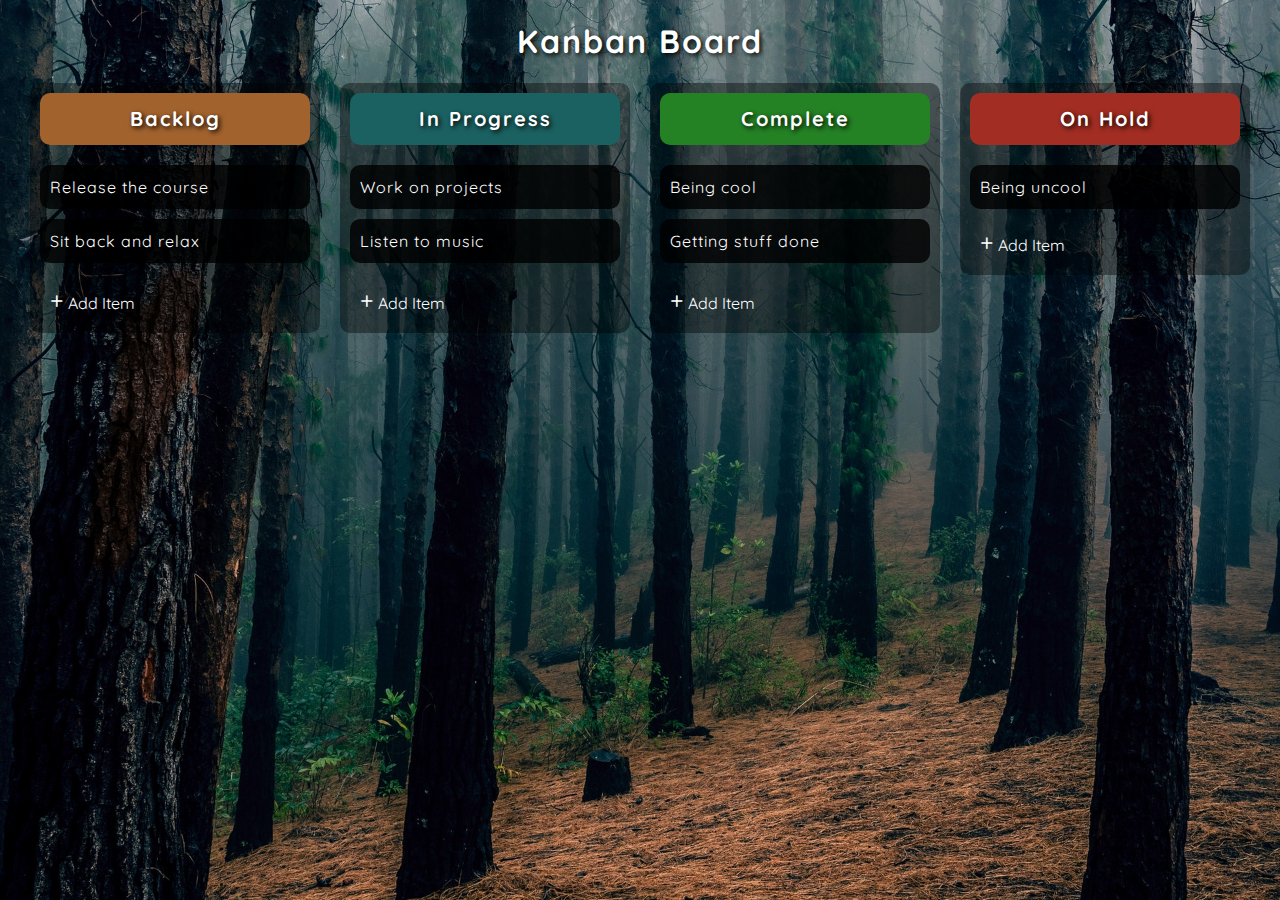
<file: drag_and_drop/index.html>
<!DOCTYPE html>
<html lang="en">
<head>
    <meta charset="UTF-8">
    <meta name="viewport" content="width=device-width, initial-scale=1.0">
    <title>Drag and Drop</title>
    <link rel="icon" type="image/png" href="favicon.png">
    <link rel="stylesheet" href="style.css">
</head>
<body>
    <h1 class="main-title">Kanban Board</h1>
    <div class="drag-container">
        <ul class="drag-list">
            <!-- Backlog Column -->
            <li class="drag-column backlog-column">
                <span class="header">
                    <h1>Backlog</h1>
                </span>
                <!-- Backlog Content -->
                <div id="backlog-content" class="custom-scroll">
                    <ul class="drag-item-list" id="backlog-list" ondrop="drop(event)" ondragover="allowDrop(event)" ondragenter="dragEnter(0)"></ul>
                </div>
                <!-- Add Button Group -->
                <div class="add-btn-group">
                    <div class="add-btn" onclick="showInputBox(0)">
                        <span class="plus-sign">+</span>
                        <span>Add Item</span>
                    </div>
                    <div class="add-btn solid" onclick="hideInputBox(0)">
                        <span>Save Item</span>
                    </div>
                </div>
                <div class="add-container">
                    <div class="add-item" contenteditable="true"></div>
                </div>
            </li>
            <!-- Progress Column -->
            <li class="drag-column progress-column">
                <span class="header">
                    <h1>In Progress</h1>
                </span>
                <!-- Progress Content -->
                <div id="progress-content" class="custom-scroll">
                    <ul class="drag-item-list" id="progress-list" ondrop="drop(event)" ondragover="allowDrop(event)" ondragenter="dragEnter(1)"></ul>
                </div>
                <!-- Add Button Group -->
                <div class="add-btn-group">
                    <div class="add-btn" onclick="showInputBox(1)">
                        <span class="plus-sign">+</span>
                        <span>Add Item</span>
                    </div>
                    <div class="add-btn solid" onclick="hideInputBox(1)">
                        <span>Save Item</span>
                    </div>
                </div>
                <div class="add-container">
                    <div class="add-item" contenteditable="true"></div>
                </div>
            </li>
            <!-- Complete Column -->
            <li class="drag-column complete-column">
                <span class="header">
                    <h1>Complete</h1>
                </span>
                <!-- Complete Content -->
                <div id="complete-content" class="custom-scroll">
                    <ul class="drag-item-list" id="complete-list" ondrop="drop(event)" ondragover="allowDrop(event)" ondragenter="dragEnter(2)"></ul>
                </div>
                <!-- Add Button Group -->
                <div class="add-btn-group">
                    <div class="add-btn" onclick="showInputBox(2)">
                        <span class="plus-sign">+</span>
                        <span>Add Item</span>
                    </div>
                    <div class="add-btn solid" onclick="hideInputBox(2)">
                        <span>Save Item</span>
                    </div>
                </div>
                <div class="add-container">
                    <div class="add-item" contenteditable="true"></div>
                </div>
            </li>
            <!-- On Hold Column -->
            <li class="drag-column on-hold-column">
                <span class="header">
                    <h1>On Hold</h1>
                </span>
                <!-- On Hold Content -->
                <div id="on-hold-content" class="custom-scroll">
                    <ul class="drag-item-list" id="on-hold-list" ondrop="drop(event)" ondragover="allowDrop(event)" ondragenter="dragEnter(3)"></ul>
                </div>
                <!-- Add Button Group -->
                <div class="add-btn-group">
                    <div class="add-btn" onclick="showInputBox(3)">
                        <span class="plus-sign">+</span>
                        <span>Add Item</span>
                    </div>
                    <div class="add-btn solid" onclick="hideInputBox(3)">
                        <span>Save Item</span>
                    </div>
                </div>
                <div class="add-container">
                    <div class="add-item" contenteditable="true"></div>
                </div>
            </li>
        </ul>
    </div>
    <!-- Script -->
    <script src="script.js"></script>
</body>
</html>
</file>
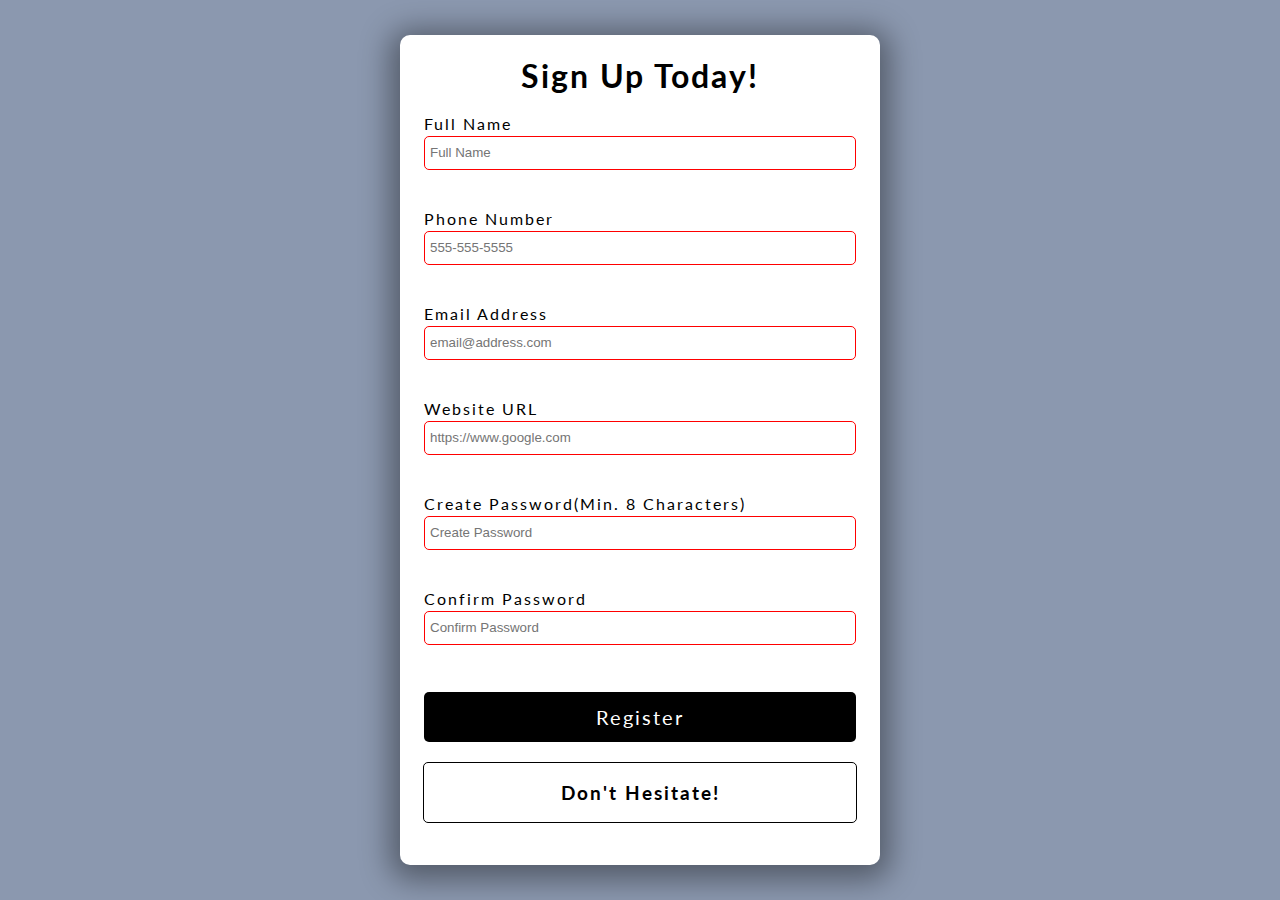
<file: form_validation/index.html>
<!DOCTYPE html>
<html lang="en">
<head>
    <meta charset="UTF-8">
    <meta name="viewport" content="width=device-width, initial-scale=1.0">
    <title>Template</title>
    <link rel="icon" type="image/png" href="favicon.png">
    <link rel="stylesheet" href="style.css">
</head>
<body>
    <div class="container">
        <h1>Sign  Up Today!</h1>
        <!-- FORM -->
        <form id="form">
            <!-- FULL NAME -->
            <div class="form-group">
                <label for="name">Full Name</label>
                <input type="text" id="name" placeholder="Full Name" name="name"
                required minlength="3" maxlength="100">
            </div>
            <!-- PHONE NUMBER -->
            <div class="form-group">
                <label for="phone">Phone Number</label>
                <input type="tel" id="phone" placeholder="555-555-5555" name="phone"
                required pattern="[0-9]{3}-[0-9]{3}-[0-9]{4}">
            </div>
            <!--EMAIL ADDRESS-->
            <div class="form-group">
                <label for="email">Email Address</label>
                <input type="email" id="email" placeholder="email@address.com" name="email"
                required>
            </div>
            <!-- WEBSITE URL-->
            <div class="form-group">
                <label for="website">Website URL</label>
                <input type="url" id="website" placeholder="https://www.google.com" name="website"
                required>
            </div>
            <!-- PASSWORD-->
            <div class="form-group">
                <label for="password1">Create Password(Min. 8 Characters)</label>
                <input type="password" id="password1" placeholder="Create Password"
                required pattern="^(?=.*[a-z])(?=.*[A-Z])(?=.*\d)[a-zA-Z\d]{8,}$"
                title="Please include one uppercase and one number."
                >
            </div>
            <!-- CONFIRM PASSWORD-->
            <div class="form-group">
                <label for="password2">Confirm Password</label>
                <input type="password" id="password2" placeholder="Confirm Password" name="password"
                required pattern="^(?=.*[a-z])(?=.*[A-Z])(?=.*\d)[a-zA-Z\d]{8,}$"
                title="Please include one uppercase and one number."
                >
            </div>
            <button type="submit">Register</button>
        </form>
        <!-- ERROR/SUCCESS MESSAGE-->
        <div class="message-container">
        <h3 id="message">Don't Hesitate!</h3>
        </div>

    </div>
    <!-- Script -->
    <script src="script.js"></script>
</body>
</html>
</file>
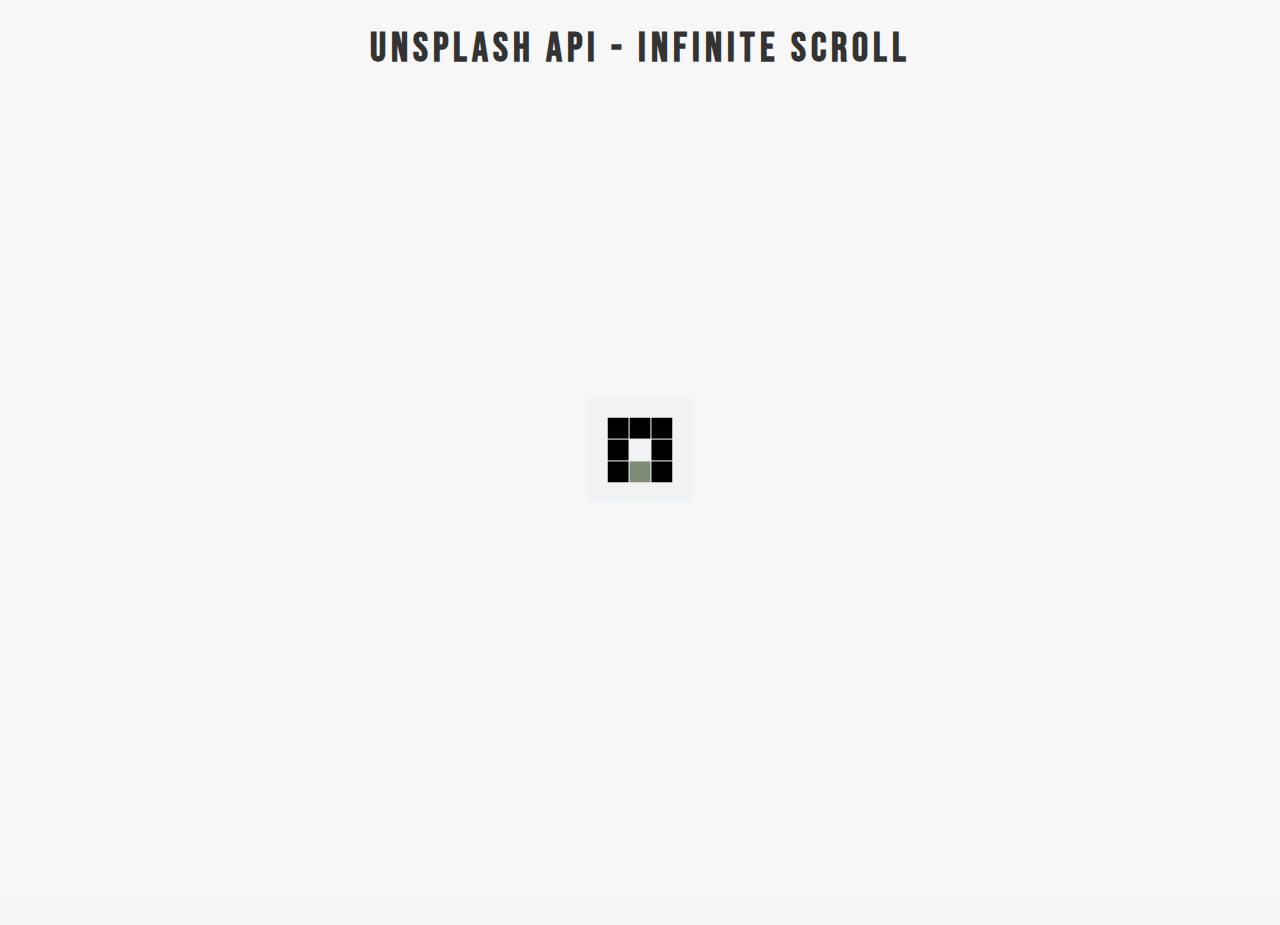
<file: infinity-scroll/index.html>
<!DOCTYPE html>
<html lang="en">
<head>
    <meta charset="UTF-8">
    <meta name="viewport" content="width=device-width, initial-scale=1.0">
    <title>Template</title>
    <link rel="icon" type="image/png" href="favicon.png">
    <link rel="stylesheet" href="https://cdnjs.cloudflare.com/ajax/libs/font-awesome/5.10.2/css/all.min.css"/>
    <link rel="stylesheet" href="style.css">
</head>
<body>
    <!-- Title -->
    <h1>Unsplash API - Infinite Scroll</h1>
    <!-- Loader -->
    <div class="loader" id="loader">
        <img src="loader.svg" alt="Loading"> 
    </div>
    <!-- Image Container -->
    <div class="image-container" id="image-container">
    </div>
    <!-- Script -->
    <script src="script.js"></script>
</body>
</html>
</file>
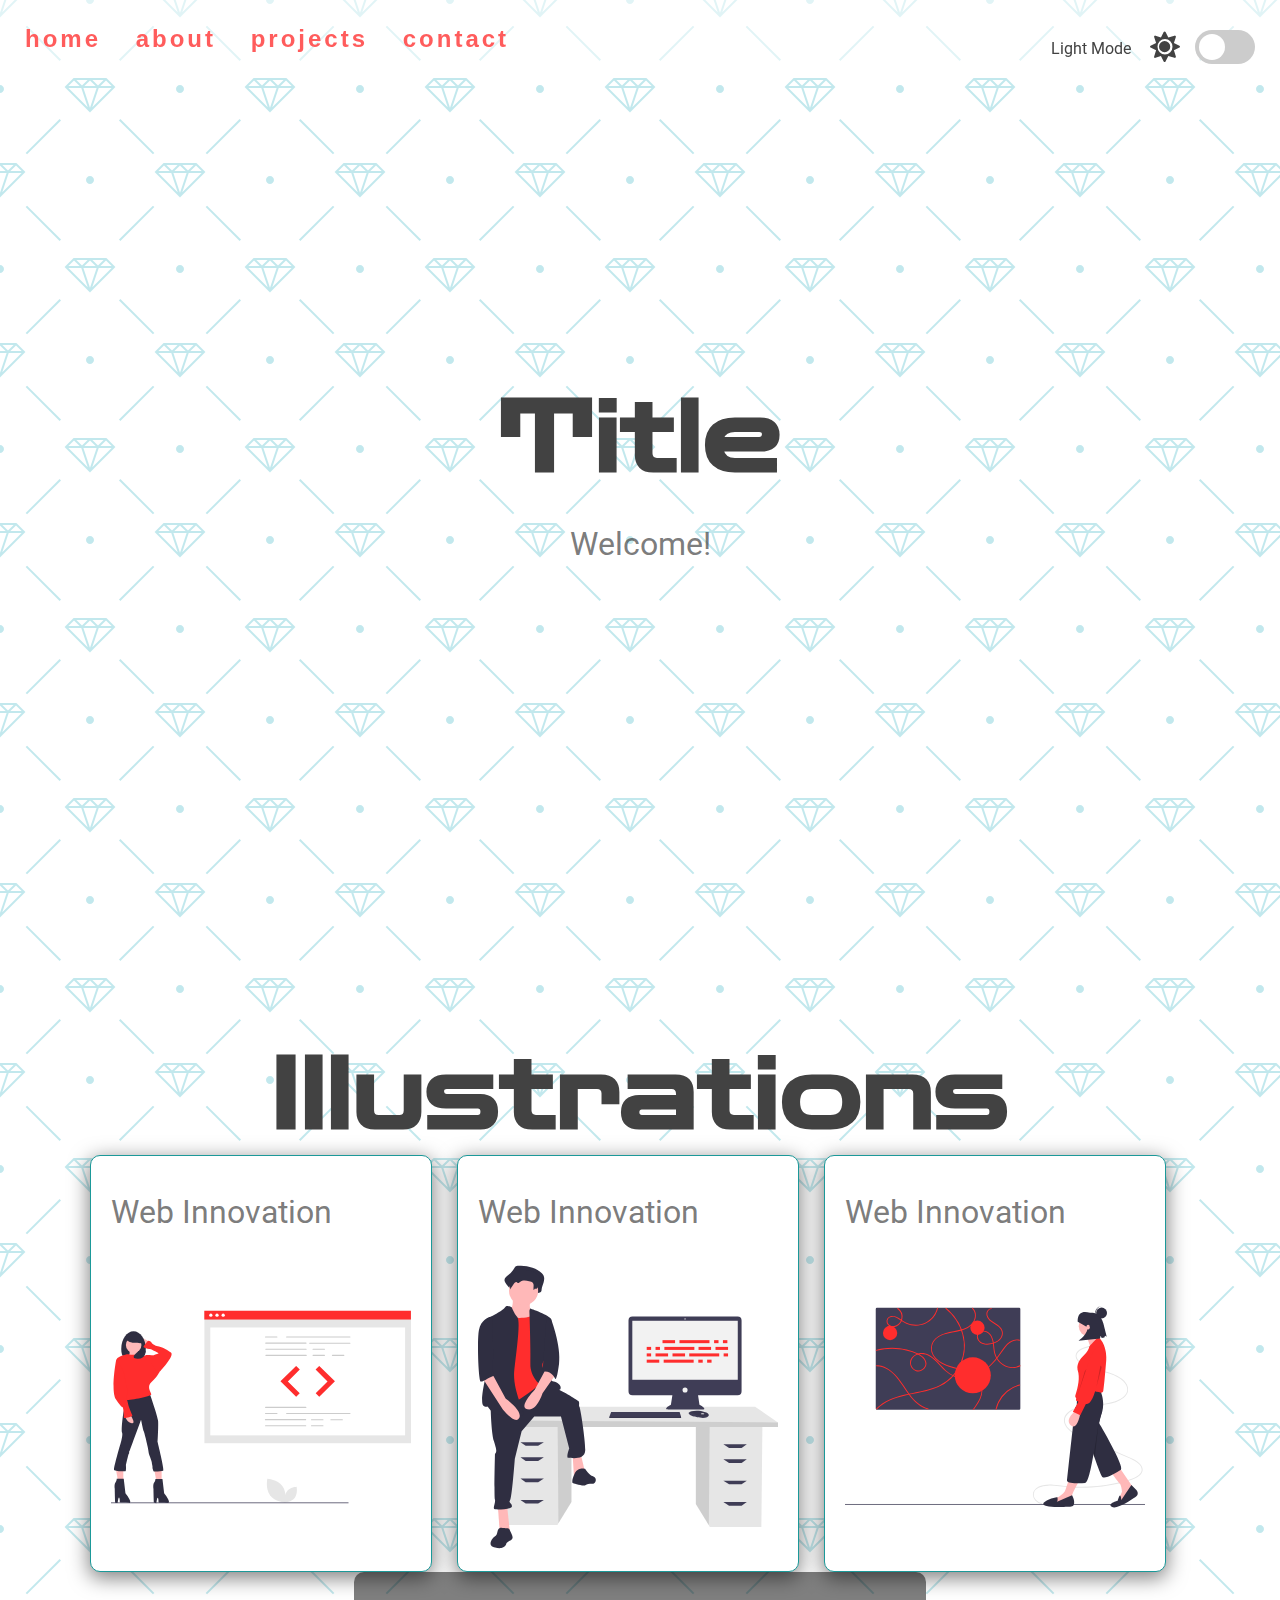
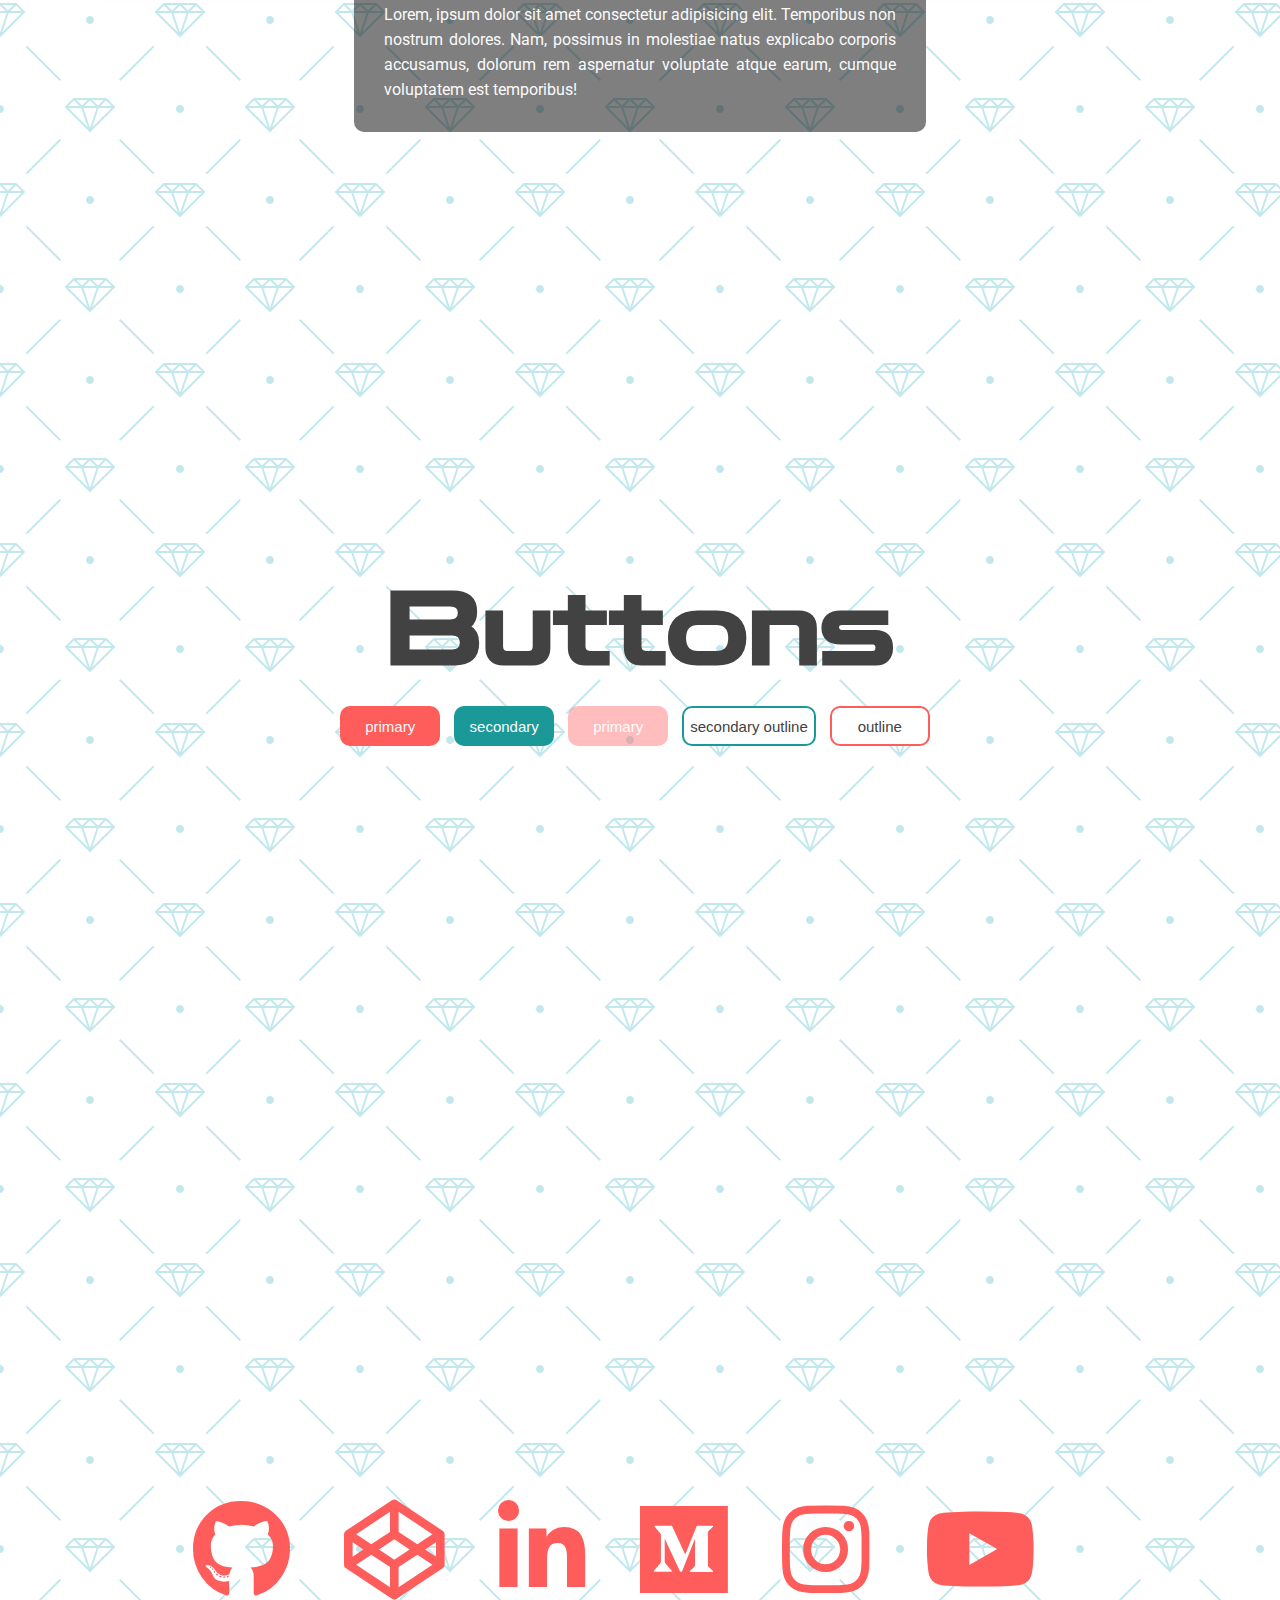
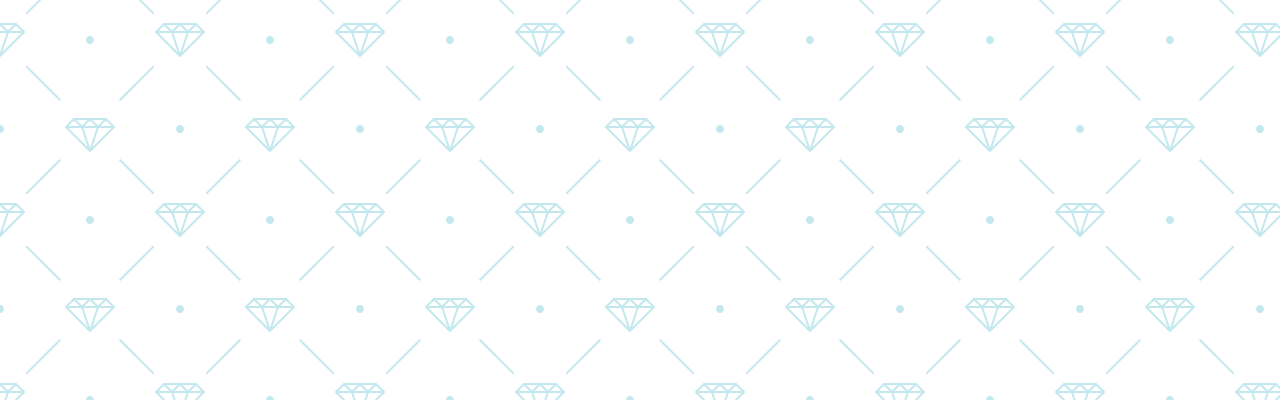
<file: light-dark-mode/index.html>
<!DOCTYPE html>
<html lang="en">
<head>
    <meta charset="UTF-8">
    <meta name="viewport" content="width=device-width, initial-scale=1.0">
    <title>Template</title>
    <link rel="icon" type="image/png" href="favicon.png">
    <link rel="stylesheet" href="https://cdnjs.cloudflare.com/ajax/libs/font-awesome/5.10.2/css/all.min.css"/>
    <link rel="stylesheet" href="style.css">
</head>
<body>
    <!-- Dark Mode Switch -->
    <div class="theme-switch-wrapper">
        <span id="toggle-icon">
            <span class="toggle-text">Light Mode</span>
            <i class="fas fa-sun"></i>
        </span>
        <label class="theme-switch">
            <input type="checkbox">
            <div class="slider round"></div>
        </label>
    </div>
    <!-- Navigation -->
    <nav id="nav">
        <a href="#home">home</a>
        <a href="#about">about</a>
        <a href="#projects">projects</a>
        <a href="#contact">contact</a>
    </nav>
    <!-- Home Section -->
    <section id="home">
        <div class="title-group">
            <h1>Title</h1>
            <h2>Welcome!</h2>
        </div>
    </section>
    <!-- About -->
    <section id="about">
       <h1>Illustrations</h1> 
       <div class="about-container">
           <div class="image-container">
            <h2>Web Innovation</h2>
            <img src="img/undraw_proud_coder_light.svg" alt="proud coder" id="image1">
           </div>
           <div class="image-container">
            <h2>Web Innovation</h2>
            <img src="img/undraw_feeling_proud_light.svg" alt="proud coder" id="image2">
           </div>
           <div class="image-container">
            <h2>Web Innovation</h2>
            <img src="img/undraw_conceptual_idea_light.svg" alt="idea" id="image3">
           </div>
       </div>
       <div class="text-box" id="text-box">
           <p>Lorem, ipsum dolor sit amet consectetur adipisicing elit. Temporibus non nostrum dolores. Nam, possimus in molestiae natus explicabo corporis accusamus, dolorum rem aspernatur voluptate atque earum, cumque voluptatem est temporibus!
           </p>
       </div>
    </section>
    <section id="projects">
        <h1>Buttons</h1>
        <div class="buttons">
            <button class="primary">primary</button>
            <button class="secondary">secondary</button>
            <button class="primary" disabled>primary</button>
            <button class="secondary outline">secondary outline</button>
            <button class="outline">outline</button>
        </div>
    </section>
    <section id="contact">
        <div class="social-icons">
            <i class="fab fa-github"></i>
            <i class="fab fa-codepen"></i>
            <i class="fab fa-linkedin-in"></i>
            <i class="fab fa-medium"></i>
            <i class="fab fa-instagram"></i>
            <i class="fab fa-youtube"></i>
        </div>

    </section>
    <!-- Script -->
    <script src="script.js"></script>
</body>
</html>
</file>
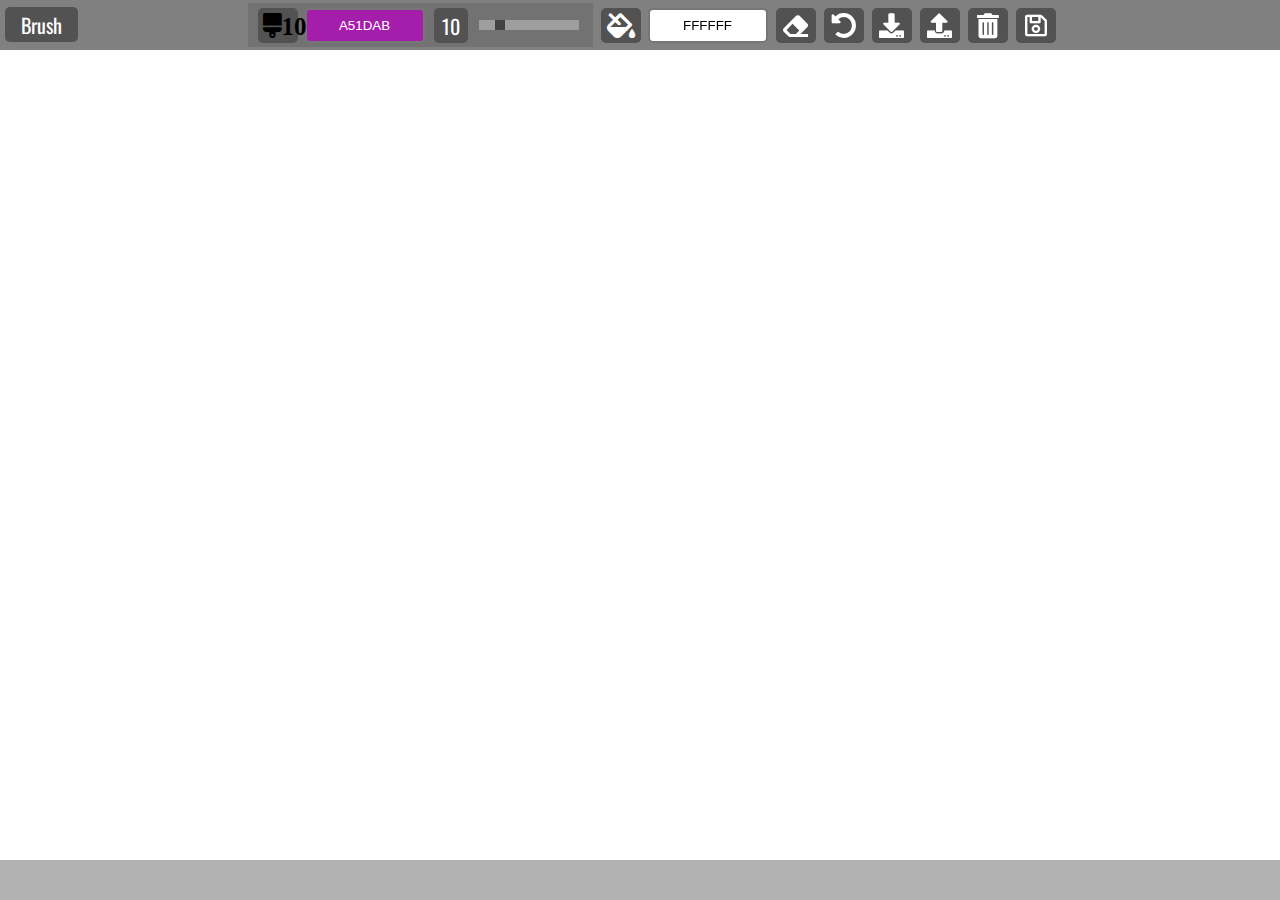
<file: paint-clone/index.html>
<!DOCTYPE html>
<html lang="en">
<head>
    <meta charset="UTF-8">
    <meta name="viewport" content="width=device-width, initial-scale=1.0">
    <title>Paint Clone</title>
    <link rel="icon" type="image/png" href="favicon.png">
    <link rel="stylesheet" href="https://cdnjs.cloudflare.com/ajax/libs/font-awesome/5.10.2/css/all.min.css"/>
    <link rel="stylesheet" href="style.css">
</head>
<body>
    <!-- Tool Bar -->
    <div class="top-bar">
        <!-- Active Tool -->
        <div class="active-tool">
            <span id="active-tool" title="Active Tool">Brush</span>
        </div>
        <!-- Brush -->
        <div class="brush tool">
            <i class="fas fa-brush" id="brush" title="Brush"></i>
            <input class="jscolor" value="a51dab" id="brush-color">
            <span class="size" id="brush-size" title="Brush Size">10</span>
            <input type="range" min="1" max="50" value="10" class="slider" id="brush-slider">
        </div>
        <!-- Bucket -->
        <div class="bucket tool">
            <i class="fas fa-fill-drip" title="Background Color"></i>
            <input class="jscolor" value="ffffff" id="bucket-color">
        </div>
        <!-- Eraser -->
        <div class="tool">
            <i class="fas fa-eraser" id="eraser" title="Eraser"></i>
        </div>
        <!-- Clear Canvas -->
        <div class="tool">
            <i class="fas fa-undo-alt" id="clear-canvas" title="Clear"></i>
        </div>
        <!-- Save Local Storage -->
        <div class="tool">
            <i class="fas fa-download" id="save-storage" title="Save Local Storage"></i>
        </div>
        <!-- Load Local Storage -->
        <div class="tool">
            <i class="fas fa-upload" id="load-storage" title="Load Local Storage"></i>
        </div>
        <!-- Clear Local Storage -->
        <div class="tool">
            <i class="fas fa-trash-alt" id="clear-storage" title="Clear Local Storage"></i>
        </div>
        <!-- Download Image -->
        <div class="tool">
            <a id="download">
                <i class="far fa-save" title="Save Image File"></i>
            </a>
        </div>
    </div>
    <!-- Mobile Message -->
    <div class="mobile-message">
    <h2>Please use application on larger screen.</h2>
    </div>

    <!-- Script -->
    <script src="jscolor.js"></script>
    <script src="script.js"></script>
</body>
</html>
</file>
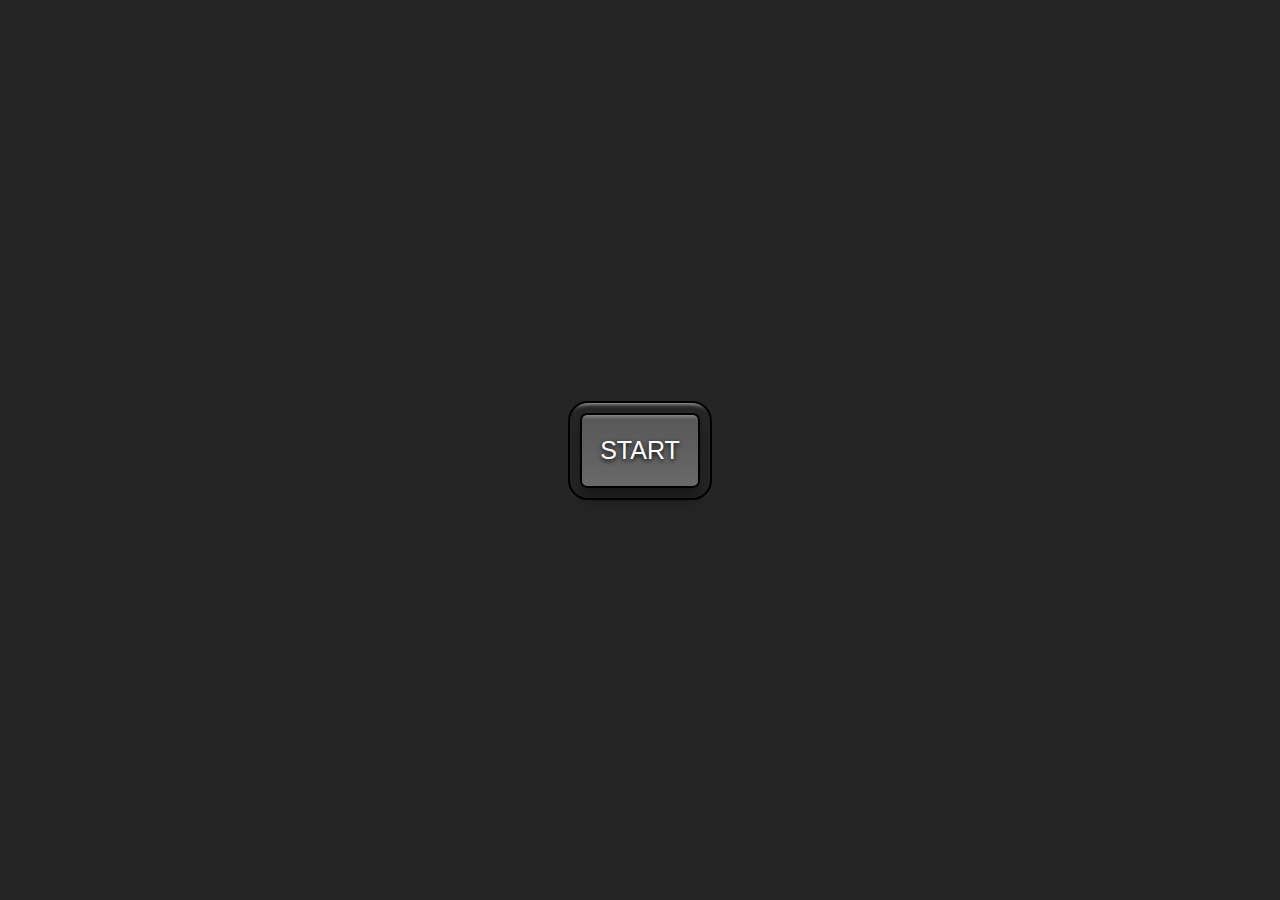
<file: picture_in_picture/index.html>
<!DOCTYPE html>
<html lang="en">
<head>
    <meta charset="UTF-8">
    <meta name="viewport" content="width=device-width, initial-scale=1.0">
    <title>Template</title>
    <link rel="icon" type="image/png" href="favicon.png">
    <link rel="stylesheet" href="https://cdnjs.cloudflare.com/ajax/libs/font-awesome/5.10.2/css/all.min.css"/>
    <link rel="stylesheet" href="style.css">
</head>
<body>
    <!-- video  -->
    <video id="video" controls height="360" width="640" hidden></video>
    <!-- Button -->
    <div class="button-container">
        <button id="button">START </button>
    </div>
    <!-- Script -->
    <script src="script.js"></script>
</body>
</html>
</file>
<file: drag_and_drop/style.css>
/* Trees Image - Pexels: https://www.pexels.com/photo/photo-of-trees-in-forest-3801030/ */
@import url("https://fonts.googleapis.com/css?family=Quicksand&display=swap");

html {
  box-sizing: border-box;
}

:root {
  --column-1: #a2622d;
  --column-2: #1b6161;
  --column-3: #248224;
  --column-4: #a22d22;
}

body {
  margin: 0;
  background: url("./trees.jpg");
  background-size: cover;
  background-position: 50% 60%;
  background-attachment: fixed;
  color: white;
  font-family: Quicksand, sans-serif;
  overflow-y: hidden;
}

h1 {
  letter-spacing: 2px;
  text-shadow: 2px 2px 5px black;
}

.main-title {
  text-align: center;
  font-size: 3rem;
}

ul {
  list-style-type: none;
  margin: 0;
  padding: 0;
}

.drag-container {
  margin: 20px;
}

.drag-list {
  display: flex;
  align-items: flex-start;
}

/* Columns */
.drag-column {
  flex: 1;
  margin: 0 10px;
  position: relative;
  background-color: rgba(0, 0, 0, 0.4);
  border-radius: 10px;
  overflow-x: hidden;
}

.backlog-column .header,
.backlog-column .solid,
.backlog-column .solid:hover,
.backlog-column .over {
  background-color: var(--column-1);
}

.progress-column .header,
.progress-column .solid,
.progress-column .solid:hover,
.progress-column .over {
  background-color: var(--column-2);
}

.complete-column .header,
.complete-column .solid,
.complete-column .solid:hover,
.complete-column .over {
  background-color: var(--column-3);
}

.on-hold-column .header,
.on-hold-column .solid,
.on-hold-column .solid:hover,
.on-hold-column .over {
  background-color: var(--column-4);
}

/* Custom Scrollbar */
.custom-scroll {
  overflow-y: auto;
  max-height: 52vh;
}

.custom-scroll::-webkit-scrollbar-track {
  box-shadow: inset 0 0 6px rgba(0, 0, 0, 0.4);
  border-radius: 10px;
  background-color: rgba(255, 255, 255, 0.3);
  margin-right: 5px;
}

.custom-scroll::-webkit-scrollbar {
  width: 10px;
}

.custom-scroll::-webkit-scrollbar-thumb {
  border-radius: 10px;
  box-shadow: inset 0 0 6px rgba(0, 0, 0, 0.3);
  background-color: rgba(0, 0, 0, 0.8);
}

.header {
  display: flex;
  justify-content: center;
  border-radius: 10px;
  margin: 10px;
}

.header h1 {
  font-size: 1.25rem;
}

/* Drag and Drop */
.over {
  padding: 50px 10px;
}

.drag-item-list {
  min-height: 50px;
}

.drag-item {
  margin: 10px;
  padding: 10px;
  height: fit-content;
  background-color: rgba(0, 0, 0, 0.8);
  border-radius: 10px;
  line-height: 1.5rem;
  letter-spacing: 1px;
  cursor: pointer;
}

.drag-item:focus {
  outline: none;
  background-color: white;
  color: black;
}

/* Add Button Group */
.add-btn-group {
  display: flex;
  justify-content: space-between;
}

.add-btn {
  margin: 10px;
  padding: 5px 10px;
  display: flex;
  align-items: center;
  cursor: pointer;
  width: fit-content;
  border-radius: 5px;
  transition: all 0.3s ease-in;
  user-select: none;
}

.add-btn:hover {
  background-color: rgba(255, 255, 255, 0.9);
  color: black;
}

.add-btn:active {
  transform: scale(0.97);
}

.solid {
  display: none;
}

.solid:hover {
  transition: unset;
  filter: brightness(95%);
  color: white;
}

.plus-sign {
  font-size: 1.5rem;
  margin-right: 5px;
  position: relative;
  top: -3px;
}

.add-container {
  margin: 10px;
  padding: 5px 10px;
  border-radius: 10px;
  background-color: rgba(255, 255, 255, 0.9);
  min-height: 100px;
  display: none;
}

.add-item {
  width: 100%;
  min-height: 100px;
  height: auto;
  background-color: white;
  border-radius: 10px;
  margin: 5px auto;
  resize: none;
  color: black;
  padding: 10px;
}

.add-item:focus {
  outline: none;
}

/* Media Query: Laptop */
@media screen and (max-width: 1800px) {
  .main-title {
    font-size: 2rem;
  }
}

/* Media Query: Large Smartphone (Vertical) */
@media screen and (max-width: 600px) {
  body {
    overflow-y: auto;
  }

  .drag-container {
    margin: 0;
  }

  .drag-list {
    display: block;
  }

  .drag-column {
    margin: 10px;
  }
</file>
<file: form_validation/style.css>
@import url('https://fonts.googleapis.com/css2?family=Lato:wght@300&display=swap');

html {
  box-sizing: border-box;
}

body {
  margin: 0;
  min-height: 100vh;
  font-family: Lato,sans-serif;
  letter-spacing: 2px;
  display:flex;
  align-items: center;
  justify-content: center;
  background: rgb(139, 152, 175);
}

.container {
  width: 480px;
  height: 830px;
  background: white;
  display: flex;
  flex-direction: column;
  align-items: center;
  border-radius: 10px;
  box-shadow: 0 5px 30px 10px rgba(0, 0, 0, 0.4);
}

/* FORM */
form {
  width: 90%;
}
.form-group {
  height:95px;
}
label {
  position:relative;
  bottom: 3px;
}
input {
  width: 100%;
  height: 34px;
  padding: 5px;
  border: 1px solid rgb(0, 0, 0);
  border-radius: 5px;
  outline: none;
  box-sizing: border-box;
  transition: 0.3s;
}
input:valid {
  border: 1px solid green;
}
input:invalid{
  border: 1px solid red;
}
button {
  cursor:pointer;
  color:white;
  background: black;
  border: none;
  border-radius: 5px;
  height: 50px;
  width: 100%;
  font-family: Lato, sans-serif;
  font-size: 20px;
  letter-spacing: 2px;
  margin-top: 5px;
}
button:hover {
  filter: brightness(200%);
  background: rgb(24, 23, 23);
}
button:focus {
  outline: none;
}
.message-container {
  border: 1px solid black;
  border-radius: 5px;
  width: 90%;
  margin-top: 20px;
  display: flex;
  justify-content: center;
  color: black;
}
</file>
<file: infinity-scroll/style.css>
@import url('https://fonts.googleapis.com/css2?family=Bebas+Neue&display=swap');

html {
  box-sizing: border-box;
}

body {
  margin: 0;
  min-height: 100vh;
  font-family: Bebas Neue, sans-serif;
  background-color: whitesmoke;
}

h1 {
  text-align: center;
  margin-top: 25px;
  margin-bottom: 15px;
  font-size: 40px;
  letter-spacing: 5px;
}

/* Loader */
.loader {
  position: fixed;
  top: 0;
  bottom: 0;
  left: 0;
  right: 0;
  background: rgba(255, 255, 255, 0.2);

}
.loader img {
  position: fixed;
  top: 50%;
  left: 50%;
  transform: translate(-50%,-50%);
}
/* image container */
.image-container {
  margin: 10px 30%;

}

.image-container img {
  width: 100%;
  margin-top: 5px;
}

/* Media Query: Large smartphone */
@media screen and (max-width: 600px) {
  h1{
    font-size: 20px;
  }

  .image-container {
    margin: 10px;
  }
}
</file>
<file: light-dark-mode/style.css>
@import url('https://fonts.googleapis.com/css2?family=Karantina:wght@300&family=Roboto:wght@300&family=Zen+Dots&display=swap');

:root {
  --primary-color: rgb(255, 92, 92);
  --primary-variant: #ff2d2d;
  --secondary-color: #1b9999;
  --on-primary: rgb(250, 250, 250);
  --on-background: rgb(66, 66, 66);
  --on-background-alt: rgba(66, 66, 66, 0.7);
  --background: rgb(255, 255, 255);
  --box-shadow: 0 5px 20px 1px rgba(0, 0, 0, 0.5);
}

[data-theme="dark"] {
  --primary-color: rgb(150, 65, 255);
  --primary-variant: #6c63ff;
  --secondary-color: #03dac5;
  --on-primary: #000;
  --on-background: rgba(255, 255, 255, 0.9);
  --on-background-alt: rgba(255, 255, 255, 0.7);
  --background: #121212;
}

html {
  box-sizing: border-box;
  scroll-behavior: smooth;
}

body {
  margin: 0;
  color: var(--on-background);
  font-family: 'Roboto', sans-serif;
  background-color: var(--background);
  background-image: url("data:image/svg+xml,%3Csvg width='180' height='180' viewBox='0 0 180 180' xmlns='http://www.w3.org/2000/svg'%3E%3Cpath d='M81.28 88H68.413l19.298 19.298L81.28 88zm2.107 0h13.226L90 107.838 83.387 88zm15.334 0h12.866l-19.298 19.298L98.72 88zm-32.927-2.207L73.586 78h32.827l.5.5 7.294 7.293L115.414 87l-24.707 24.707-.707.707L64.586 87l1.207-1.207zm2.62.207L74 80.414 79.586 86H68.414zm16 0L90 80.414 95.586 86H84.414zm16 0L106 80.414 111.586 86h-11.172zm-8-6h11.173L98 85.586 92.414 80zM82 85.586L87.586 80H76.414L82 85.586zM17.414 0L.707 16.707 0 17.414V0h17.414zM4.28 0L0 12.838V0h4.28zm10.306 0L2.288 12.298 6.388 0h8.198zM180 17.414L162.586 0H180v17.414zM165.414 0l12.298 12.298L173.612 0h-8.198zM180 12.838L175.72 0H180v12.838zM0 163h16.413l.5.5 7.294 7.293L25.414 172l-8 8H0v-17zm0 10h6.613l-2.334 7H0v-7zm14.586 7l7-7H8.72l-2.333 7h8.2zM0 165.414L5.586 171H0v-5.586zM10.414 171L16 165.414 21.586 171H10.414zm-8-6h11.172L8 170.586 2.414 165zM180 163h-16.413l-7.794 7.793-1.207 1.207 8 8H180v-17zm-14.586 17l-7-7h12.865l2.333 7h-8.2zM180 173h-6.613l2.334 7H180v-7zm-21.586-2l5.586-5.586 5.586 5.586h-11.172zM180 165.414L174.414 171H180v-5.586zm-8 5.172l5.586-5.586h-11.172l5.586 5.586zM152.933 25.653l1.414 1.414-33.94 33.942-1.416-1.416 33.943-33.94zm1.414 127.28l-1.414 1.414-33.942-33.94 1.416-1.416 33.94 33.943zm-127.28 1.414l-1.414-1.414 33.94-33.942 1.416 1.416-33.943 33.94zm-1.414-127.28l1.414-1.414 33.942 33.94-1.416 1.416-33.94-33.943zM0 85c2.21 0 4 1.79 4 4s-1.79 4-4 4v-8zm180 0c-2.21 0-4 1.79-4 4s1.79 4 4 4v-8zM94 0c0 2.21-1.79 4-4 4s-4-1.79-4-4h8zm0 180c0-2.21-1.79-4-4-4s-4 1.79-4 4h8z' fill='%2334b5c4' fill-opacity='0.3' fill-rule='evenodd'/%3E%3C/svg%3E");
}

section {
  min-height: 100vh;
  display: flex;
  justify-content: center;
  align-items: center;
  flex-direction: column;
}

h1 {
  font-size: 100px;
  margin-bottom: 0;
  
  font-family: 'Zen Dots', cursive;
}

h2 {
  color: var(--on-background-alt);
  font-size: 32px;
  font-weight: normal;
}

/* Navigation */
nav {
  z-index: 10;
  position: fixed;
  font-family: 'Gill Sans', 'Gill Sans MT', Calibri, 'Trebuchet MS', sans-serif;
  font-size: 24px;
  letter-spacing: 3px;
  padding: 25px;
  width: 100vw;
  background: rgb(255 255 255 / 50%);
}

a {
  margin-right: 25px;
  color: var(--primary-color);
  text-decoration: none;
  border-bottom: 3px solid transparent;
  font-weight: bold;
}

a:hover,
a:focus {
  color: var(--on-background);
  border-bottom: 3px solid;
}

/* Home Section */
.title-group {
  text-align: center;
}

/* About Section */
.about-container {
  display: flex;
}

.image-container {
  border: 1px solid var(--secondary-color);
  border-radius: 10px;
  padding: 10px 20px;
  margin-right: 25px;
  width: auto;
  background: var(--background);
  box-shadow: var(--box-shadow);
}

img {
  height: 300px;
  width: 300px;
}

/* Projects Section */
.buttons {
  margin-top: 15px;
  margin-bottom: 50px;
}

button {
  min-width: 100px;
  height: 40px;
  cursor: pointer;
  border-radius: 10px;
  margin-right: 10px;
  border: 2px solid var(--primary-color);
  font-size: 15px;
  outline: none;
}

button:disabled {
  opacity: 0.4;
  cursor: default;
}

button:hover:not(.outline) {
  filter: brightness(110%);
}

.primary {
  background: var(--primary-color);
  color: var(--on-primary);
}

.secondary {
  border: 2px solid var(--secondary-color);
}

.secondary,
.secondary:hover,
.outline.secondary:hover {
  background: var(--secondary-color);
  color: var(--on-primary);
}

.outline {
  background: var(--background);
  color: var(--on-background);
}

.outline:hover {
  background: var(--primary-color);
  color: var(--on-primary);
}

.text-box {
  width: 40%;
  text-align: justify;
  background: rgb(0 0 0 / 50%);
  color: var(--on-primary);
  border-radius: 10px;
  padding: 30px;
}

p {
  margin: 0;
  line-height: 25px;
}

/* Contact Section */
.fab {
  font-size: 100px;
  margin-right: 50px;
  cursor: pointer;
  color: var(--primary-color);
}

.fab:hover {
  color: var(--on-background);
}

/* Dark Mode Toggle */
.theme-switch-wrapper {
  display: flex;
  align-items: center;
  z-index: 100;
  position: fixed;
  right: 25px;
  top: 30px;
}

.theme-switch-wrapper span {
  margin-right: 10px;
  font-size: 1rem;
}

.toggle-text {
  position: relative;
  top: -4px;
  right: 5px;
  color: var(--on-background);
}

.theme-switch {
  display: inline-block;
  height: 34px;
  position: relative;
  width: 60px;
}

.theme-switch input {
  display: none;
}

.slider {
  background: #ccc;
  bottom: 0;
  cursor: pointer;
  left: 0;
  position: absolute;
  right: 0;
  top: 0;
  transition: 0.4s;
}

.slider::before {
  background: #fff;
  bottom: 4px;
  content: "";
  height: 26px;
  left: 4px;
  position: absolute;
  transition: 0.4s;
  width: 26px;
}

input:checked + .slider {
  background: var(--primary-color);
}

input:checked + .slider::before {
  transform: translateX(26px);
}

.slider.round {
  border-radius: 34px;
}

.slider.round::before {
  border-radius: 50%;
}

.fas {
  font-size: 30px;
  margin-right: 5px;
}
</file>
<file: paint-clone/style.css>
@import url("https://fonts.googleapis.com/css?family=Oswald&display=swap");

* {
  box-sizing: border-box;
}

body {
  margin: 0;
  background-color: rgb(177, 177, 177);
  font-family: Oswald, sans-serif;
  overflow: hidden;
}

.top-bar {
  padding-left: 15px;
  height: 50px;
  width: 100%;
  position: fixed;
  background-color: grey;
  display: flex;
  justify-content: center;
}

/* Font Awesome Icons */
.fas,
.far {
  font-size: 25px;
  position: relative;
  top: 5px;
  background-color: rgb(82, 82, 82);
  color: white;
  padding: 5px;
  border-radius: 5px;
  width: 40px;
  text-align: center;
  cursor: pointer;
}

.fas:hover,
.far:hover {
  filter: brightness(90%);
}

.fa-fill-drip {
  cursor: default;
}

.fa-undo-alt:hover,
.fa-trash-alt:hover {
  color: rgb(223, 37, 37);
}

/* Tools */
.active-tool {
  position: absolute;
  top: 9px;
  left: 5px;
}

.active-tool > span {
  background-color: rgb(82, 82, 82);
  border-radius: 5px;
  padding: 2.5px 16px;
  color: white;
  font-size: 20px;
  user-select: none;
}

.tool {
  position: relative;
  top: 3px;
}

.tool:not(:first-child) {
  margin-left: 8px;
}

.brush {
  background-color: rgb(114, 114, 114);
  height: 44px;
  width: 345px;
}

.brush > * {
  margin-left: 10px;
}

.size {
  min-width: 40px;
  height: 35px;
  position: relative;
  top: 4px;
  left: -5px;
  background-color: rgb(82, 82, 82);
  border-radius: 5px;
  padding: 2.5px 8px;
  color: white;
  font-size: 20px;
  user-select: none;
}

/* Custom Slider */
.slider {
  -webkit-appearance: none;
  position: relative;
  left: -8px;
  width: 100px;
  height: 10px;
  background: rgb(177, 177, 177);
  outline: none;
  opacity: 0.7;
  cursor: pointer;
  -webkit-transition: 0.2s;
  transition: opacity 0.2s;
}

.slider:hover {
  opacity: 1;
}

.slider::-webkit-slider-thumb {
  -webkit-appearance: none;
  appearance: none;
  width: 10px;
  height: 10px;
  background: rgb(47, 47, 47);
}

.slider::-moz-range-thumb {
  width: 10px;
  height: 10px;
  background: rgb(47, 47, 47);
}

/* JS Color */
.jscolor {
  border-style: solid;
  border-radius: 5px;
  height: 35px;
  width: 120px;
  margin-left: 3px;
  text-align: center;
  cursor: pointer;
  outline: none;
}

/* Canvas */
canvas#canvas {
  position: absolute;
  top: 50px;
  cursor: crosshair;
  z-index: 10;
}

/* Mobile Message */
.mobile-message {
  display: none;
}

/* Media Query: Mobile Devices */
@media screen and (max-width: 800px) {
  .mobile-message {
    position: absolute;
    height: 100vh;
    width: 100%;
    background-color: rgb(0, 0, 0);
    color: white;
    display: flex;
    justify-content: center;
    align-items: center;
    text-align: center;
    z-index: 100;
  }
}
</file>
<file: picture_in_picture/style.css>
@import url('https://fonts.googleapis.com/css2?family=Barlow:wght@300&display=swap');

html {
  box-sizing: border-box;
}

body {
  margin: 0;
  min-height: 100vh;
  display: flex;
  justify-content: center;
  align-items: center;
  background-color: rgb(37, 37, 37);
}

.button-container {
  border: 2px solid black;
  padding: 10px;
  border-radius: 20px;
  box-shadow: inset 0 20px 4px -19px rgba(255, 255, 255, 0.7);
}

button {
  cursor: pointer;
  outline: none;
  width: 120px;
  height: 75px;
  font-size: 25px;
  color: white;
  text-shadow: 0 2px 5px black;
  background: linear-gradient(to top, #696969, #575757);
  border: 2px solid black;
  border-radius: 7px;
  box-shadow: inset 0 20px 4px -19px rgba(255, 255, 255, 0.4), 0 12px 12px 0 rgba(0, 0, 0, 0.3);
}

button:hover {
background: linear-gradient(to bottom, #696969, #575757);
}
button:active {
  transform: translateY(3px);
  box-shadow: inset 0 6px 6px 0 rgba(0, 0, 0, 0.3)
}
</file>
